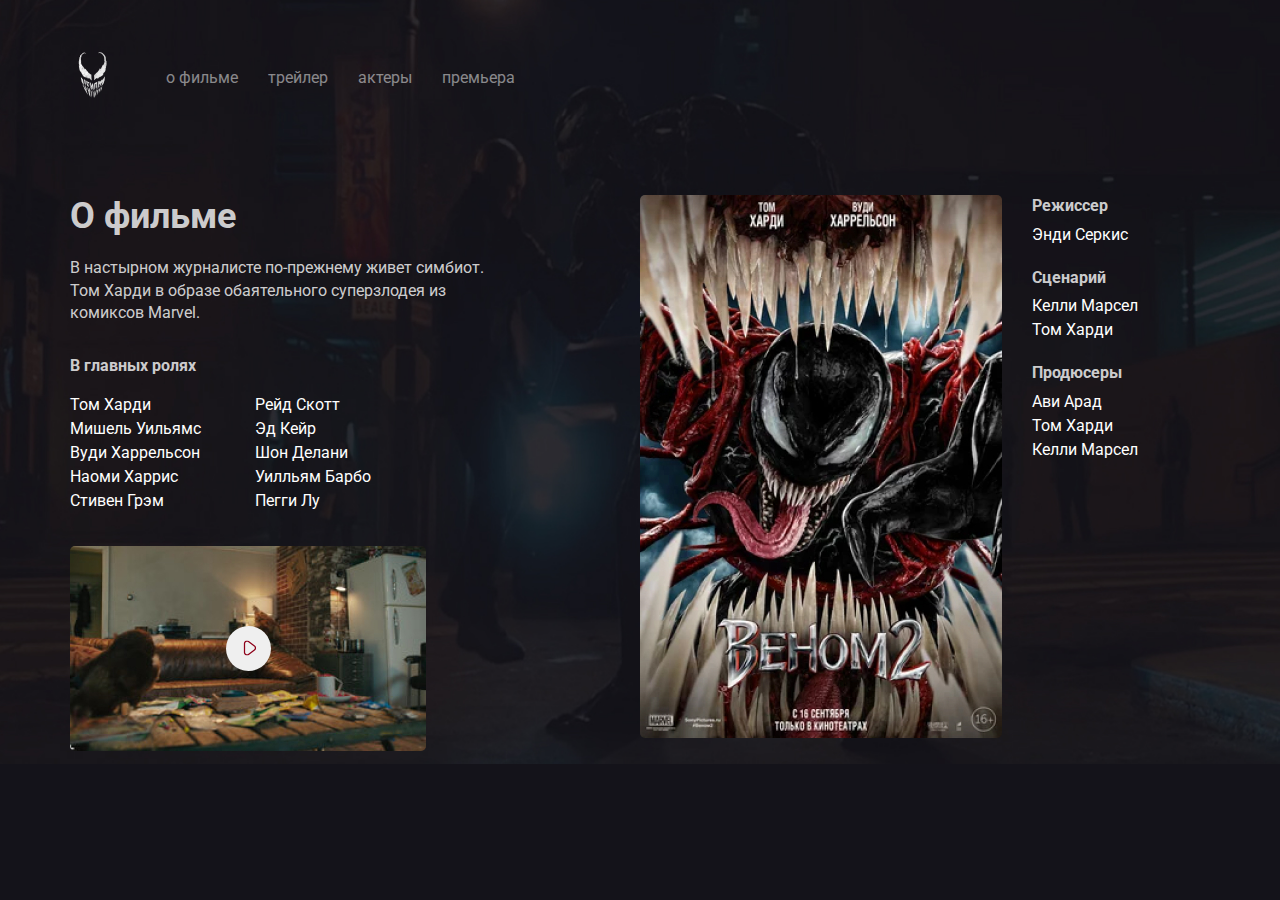
<file: about.html>
<!DOCTYPE html>
<html lang="en">
<head>
    <meta charset="UTF-8">
    <meta http-equiv="X-UA-Compatible" content="IE=edge">
    <meta name="viewport" content="width=device-width, initial-scale=1.0">
    <title>О фильме - VENOM 2</title>
    <link rel="stylesheet" href="./css/style.css">
    <link rel="preconnect" href="https://fonts.gstatic.com">
    <link href="https://fonts.googleapis.com/css2?family=Roboto:wght@400;700&display=swap" rel="stylesheet">
    <link rel="stylesheet" href="./css/normalize.css">
</head>
<body class="primary-bg">
    <div class="container">
            <header class="header">
                <a href="./index.html" class="logo-link">
                    <img width="46" height="71" src="./img/logo.png" alt="logo: venom" class="logo-img">
                </a>
                <nav class="nav">
                    <button class="menu-button">
                        <span class="menu-button-text">меню</span>
                        <img src="./img/menu.svg" alt="icon: burger menu" class="menu-button-icon">
                    </button>
                    <button class="menu-close">
                        <span class="menu-close-text">Закрыть</span>
                        <img src="./img/arrow.svg" alt="icon: arrow right" class="menu-close-icon">
                    </button>
                    <ul class="nav-menu">
                        <li class="nav-menu-item">
                            <a href="about.html" class="nav-menu-link">о фильме</a>
                        </li>
                        <li class="nav-menu-item">
                            <a href="trailer.html" class="nav-menu-link">трейлер</a>
                        </li>
                        <li class="nav-menu-item">
                            <a href="actor.html" class="nav-menu-link">актеры</a>
                        </li>
                        <li class="nav-menu-item">
                            <a href="premier.html" class="nav-menu-link">премьера</a>
                        </li>
                    </ul>
                </nav>
            </header>
            <div class="content">
                <div class="col">
                    <h2 class="content-title">О фильме</h2>
                    <p class="content-text">В настырном журналисте по-прежнему живет симбиот. Том Харди в образе обаятельного суперзлодея из комиксов Marvel.</p>
                    <h3 class="content-subtitle">В главных ролях</h3>
                    <ul class="list column-2">
                        <li class="list-item">Том Харди</li>
                        <li class="list-item">Мишель Уильямс</li>
                        <li class="list-item">Вуди Харрельсон</li>
                        <li class="list-item">Наоми Харрис</li>
                        <li class="list-item">Стивен Грэм</li>
                        <li class="list-item">Рейд Скотт</li>
                        <li class="list-item">Эд Кейр</li>
                        <li class="list-item">Шон Делани</li>
                        <li class="list-item">Уилльям Барбо</li>
                        <li class="list-item">Пегги Лу</li>
                    </ul>
                    <div class="trailer">
                        <button class="play">
                            <img src="./img/play.svg" alt="icon: play" class="play-icon">
                        </button>
                    </div>
                    <!-- /.trailer -->
                </div>
                <!-- /.col -->
                <div class="col">
                    <div class="poster-wrapper">
                        <img src="./img/poster.jpg" alt="photo: poster venom 2" class="poster">
                        <div class="creators">
                            <h3 class="content-subtitle">Режиссер</h3>
                            <ul class="list">
                                <li class="list-item">Энди Серкис</li>
                            </ul>
                            <h3 class="content-subtitle">Сценарий</h3>
                            <ul class="list">
                                <li class="list-item">Келли Марсел</li>
                                <li class="list-item">Том Харди</li>
                            </ul>
                            <h3 class="content-subtitle">Продюсеры</h3>
                            <ul class="list">
                                <li class="list-item">Ави Арад</li>
                                <li class="list-item">Том Харди</li>
                                <li class="list-item">Келли Марсел</li>
                            </ul>
                        </div>
                    </div>
                </div>
                <!-- /.col -->
            </div>
            <!-- /.content -->
        </div>
    <!-- /.container -->
    <script src="./js/main.js"></script>
</body>
</html>
</file>
<file: css/style.css>
body {
  color: #ffffff;
  font-family: "Roboto", sans-serif;
}
img {
  max-width: 100%;
}
.container {
  max-width: 1140px;
  width: 90%;
  margin: auto;
}
.venom {
  position: absolute;
  top: 0;
  right: 0;
  max-width: 728px;
  width: 50%;
}
header {
  display: flex;
  align-items: center;
  padding-top: 40px;
  margin-bottom: 80px;
}
.logo-link {
  display: inline-block;
  margin-right: 50px;
}
.nav-menu {
  margin: 0;
  padding: 0;
  list-style: none;
  display: flex;
}
.nav-menu-item {
  margin-right: 30px;
}
.nav-menu-link {
  text-decoration: none;
  color: rgba(255, 255, 255, 0.5);
}
.film-data {
  display: block;
  font-size: 24px;
  line-height: 28px;
  margin-bottom: 2%;
}
.film-description {
  margin-top: 3%;
  max-width: 423px;
  font-size: 16px;
  line-height: 140%;
  color: rgba(255, 255, 255, 0.8);
}
.film-logo {
  width: 70%;
}
.button {
  padding: 15px 30px;
  border: none;
  border-radius: 5px;
  text-decoration: none;
  cursor: pointer;
}
.button-icon,
.button-text {
  display: inline-block;
  vertical-align: middle;
}
.button-text {
  font-size: 14px;
  line-height: 16px;
  margin-left: 10px;
}
.button-primary {
  color: #8d0019;
  background-color: #fff;
}
.button-link {
  color: #ffffff;
}
.button-group {
  margin-top: 5%;
}

.blood {
  background: url("../img/blood.png") no-repeat top right / 70%,
    #14131a url("../img/background.jpg") no-repeat center / 100%;
}
.primary-bg {
  background: #14131a url("../img/background.jpg") no-repeat center / 100%;
}
.content {
  display: flex;
}
.col {
  flex-basis: 50%;
}
.content-title {
  font-weight: bold;
  font-size: 36px;
  line-height: 42px;
  color: rgba(255, 255, 255, 0.8);
  margin-bottom: 20px;
  margin-top: 0;
}
.content-text {
  font-weight: normal;
  font-size: 16px;
  line-height: 140%;
  color: rgba(255, 255, 255, 0.8);
  max-width: 420px;
  margin-bottom: 30px;
}
.content-subtitle {
  font-weight: bold;
  font-size: 16px;
  line-height: 140%;
  color: rgba(255, 255, 255, 0.8);
  margin-bottom: 15px;
  margin-top: 0;
}
.content .list {
  list-style-type: none;
  padding: 0;
}
.list-item {
  line-height: 1.5;
}
.column-2 {
  -webkit-column-count: 2;
  -moz-column-count: 2;
  column-count: 2;
  -webkit-column-gap: 20px;
  -moz-column-gap: 20px;
  column-gap: 20px;
  max-width: 350px;
}
.content .trailer {
  width: 356px;
  height: 205px;
  background:url('../img/trailer-cover.jpg') no-repeat center / contain;
  border-radius: 5px;
  display: flex;
  align-items: center;
  justify-content: center;
  margin-top: 33px;
}
.trailer .play {
  width: 45px;
  height: 45px;
  border-radius: 50%;
  border: none;
  cursor: pointer;
}
.trailer .play-icon {
  transform: translate(1px, 2px);
}
.poster-wrapper {
  display: flex;
  align-items: start;
}
.poster {
  width: 362px;
  border-radius: 5px;
  margin-right: 30px;
}
.poster-wrapper .content-subtitle {
  margin-bottom: 5px;
}
.poster-wrapper .list {
  margin: 0;
  margin-bottom: 20px;
}
.menu-button {
  display: none;
}
.menu-close {
  display: none;
}
@media (max-width: 1024px) {
  .content {
    flex-direction: column;    
    padding-bottom: 5%;
  }
  .col {
    margin-bottom: 5%;
  }
  .header {
    margin-bottom: 4%;
  }
  .film {
    margin-top: 20%;
  }
}
@media (max-width: 768px) {
  .blood {
    background: #14131a;
  }
  .venom {
    top: 10%;
  }
}
@media (max-width: 576px) {
  .venom {
    width: 30%;
    top: 20%;
  }
  .nav-menu {
    position: fixed;
    left: 0;
    top: 0;
    z-index: 9;
    width: 100%;
    height: 100%;
    background-color: #fff;
    display: flex;
    justify-content: center;
    align-items: center;
    flex-direction: column;
    transform: translateX(100%);
    transition: transform 0.2s;
  }
  .nav-menu-item {
    margin-bottom: 2%;
    margin-top: 2%;
    margin-right: 0;
  }
  .menu-close {
    position: fixed;
    opacity: 0;
    right: 25px;
    top: 65px;
    display: flex;
    align-items: center;
    z-index: 10;
    border: none;
    background-color: #fff;
    cursor: pointer;
    transform: translateX(300%);
    transition: transform 0.2s;
    transition-duration: 0.4s;
  }
  .is-active {
    transform: translateX(0%);
    opacity: 1;
  }
  .menu-close-text {
    margin-right: 10px;
  }
  .nav-menu-link {
    color: #14131a;
  }
  .nav {
    margin-left: auto;
  }
  .menu-button {
    display: flex;
    align-items: center;
    justify-content: center;
    padding: 10px;
    border: none;
    background-color: #14131a;
    color: #fff;
    cursor: pointer;
  }
  .menu-button-text {
    margin-right: 10px;
  }
  .button-group {
    display: flex;
    align-items: center;
    justify-content: center;
    flex-direction: column;
  }
  .film-text {
    text-align: center;
  }
  .poster-wrapper {
    flex-direction: column;
  }
  .poster {
    margin-bottom: 4%;
    margin-right: 0;
    max-width: 350px;
    width: 100%;
  }
  .content-trailer {
    max-width: 350px;
    width: 100%;
  }
  .column-2 {
    column-count: 1;
  }
}
</file>
